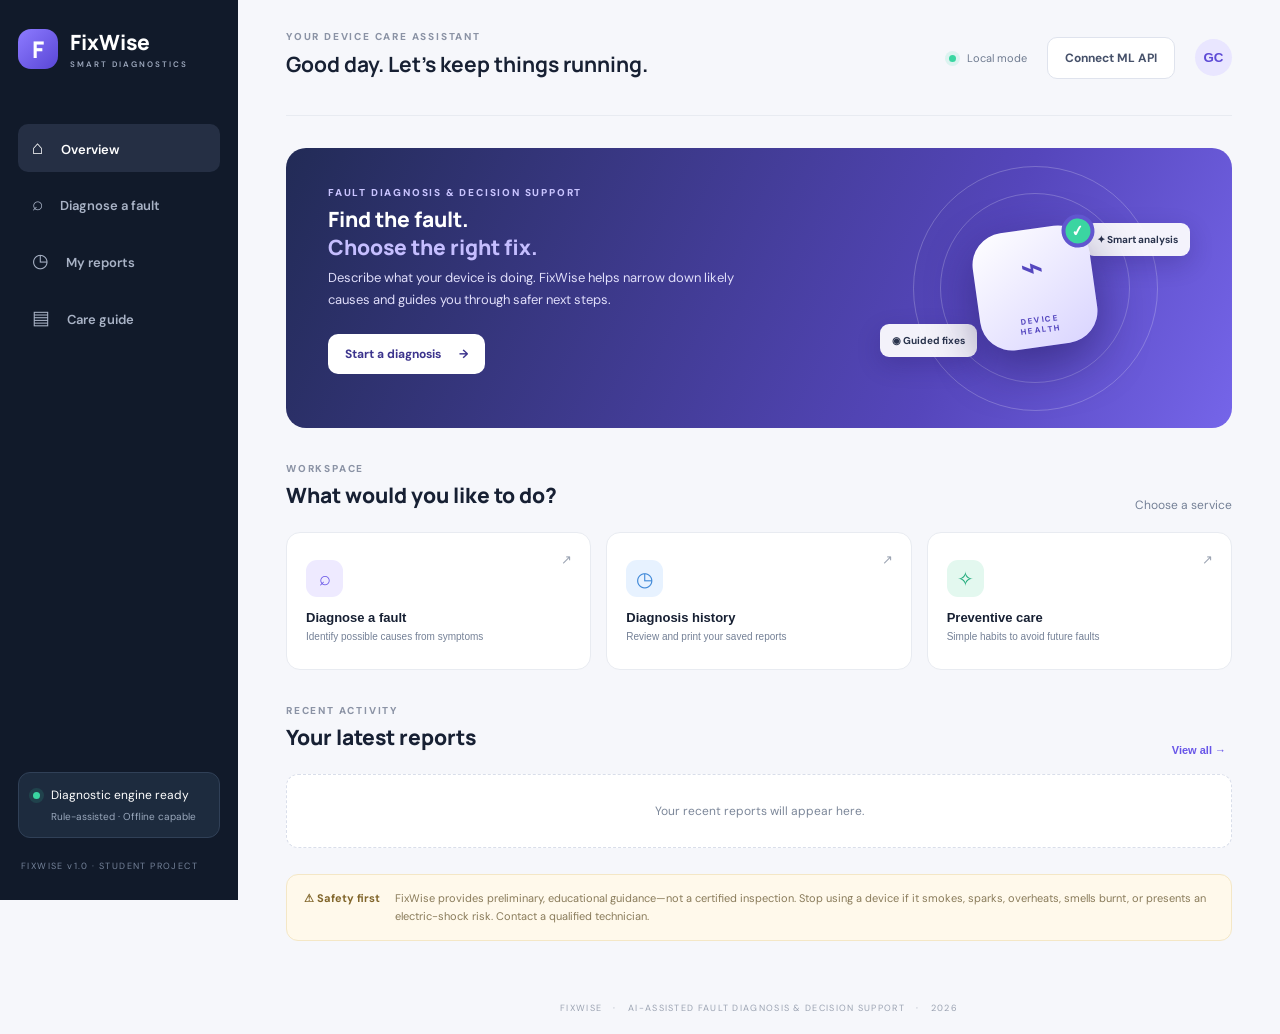
<file: FixWise/index.html>
<!doctype html>
<html lang="en"><head><meta charset="utf-8"><meta name="viewport" content="width=device-width,initial-scale=1,viewport-fit=cover"><meta name="theme-color" content="#101827"><meta name="description" content="FixWise — AI-assisted fault diagnosis and decision support for everyday devices."><title>FixWise · Smart fault diagnosis</title><link rel="manifest" href="manifest.webmanifest"><link rel="icon" href="icon.svg"><link rel="stylesheet" href="styles.css"></head>
<body><div class="app-shell"><aside class="sidebar"><a class="brand" href="#"><span class="brand-mark">F</span><span>FixWise<small>SMART DIAGNOSTICS</small></span></a><nav><button class="nav active" data-page="home">⌂ <span>Overview</span></button><button class="nav" data-page="diagnose">⌕ <span>Diagnose a fault</span></button><button class="nav" data-page="history">◷ <span>My reports</span></button><button class="nav" data-page="guide">▤ <span>Care guide</span></button></nav><div class="side-note"><span class="pulse"></span> Diagnostic engine ready<small>Rule-assisted · Offline capable</small></div><div class="sidebar-foot">FIXWISE v1.0 · STUDENT PROJECT</div></aside>
<main class="main"><header class="topbar"><div><div class="eyebrow">YOUR DEVICE CARE ASSISTANT</div><h1 id="pageTitle">Good day. Let's keep things running.</h1></div><div class="top-actions"><span class="status"><i></i> <span id="apiStatus">Local mode</span></span><button class="btn btn-outline" id="apiSettings" type="button">Connect ML API</button><button class="avatar" aria-label="Profile">GC</button></div></header>
<section id="home" class="page active"><div class="hero"><div><div class="eyebrow light">FAULT DIAGNOSIS & DECISION SUPPORT</div><h2>Find the fault.<br><em>Choose the right fix.</em></h2><p>Describe what your device is doing. FixWise helps narrow down likely causes and guides you through safer next steps.</p><button class="btn btn-white" data-go="diagnose">Start a diagnosis <b>→</b></button></div><div class="hero-art"><div class="orbit orbit1"></div><div class="orbit orbit2"></div><div class="device">⌁<small>DEVICE<br>HEALTH</small><strong>✓</strong></div><span class="float-tag tag-a">✦ Smart analysis</span><span class="float-tag tag-b">◉ Guided fixes</span></div></div>
<div class="section-head"><div><div class="eyebrow">WORKSPACE</div><h2>What would you like to do?</h2></div><span class="muted">Choose a service</span></div><div class="quick-grid"><button class="quick-card" data-go="diagnose"><span class="qicon purple">⌕</span><b>Diagnose a fault</b><small>Identify possible causes from symptoms</small><span class="arrow">↗</span></button><button class="quick-card" data-go="history"><span class="qicon blue">◷</span><b>Diagnosis history</b><small>Review and print your saved reports</small><span class="arrow">↗</span></button><button class="quick-card" data-go="guide"><span class="qicon green">✧</span><b>Preventive care</b><small>Simple habits to avoid future faults</small><span class="arrow">↗</span></button></div>
<div class="section-head"><div><div class="eyebrow">RECENT ACTIVITY</div><h2>Your latest reports</h2></div><button class="text-btn" data-go="history">View all →</button></div><div id="recentReports" class="report-list"></div>
<div class="disclaimer"><b>⚠ Safety first</b><span>FixWise provides preliminary, educational guidance—not a certified inspection. Stop using a device if it smokes, sparks, overheats, smells burnt, or presents an electric-shock risk. Contact a qualified technician.</span></div></section>
<section id="diagnose" class="page"><div class="stepbar"><span class="step active">01 <small>Device</small></span><i></i><span class="step active">02 <small>Symptoms</small></span><i></i><span class="step active">03 <small>Analysis</small></span></div><div class="form-layout"><div class="form-card"><div class="eyebrow">NEW DIAGNOSTIC</div><h2>Tell us what's wrong.</h2><p class="muted">Select a device and describe the symptoms you notice. More detail can improve the suggestions.</p><form id="diagnosisForm"><label>Device category</label><div class="device-grid" id="deviceGrid"><button type="button" class="device-option selected" data-device="Smartphone"><span>▣</span>Smartphone</button><button type="button" class="device-option" data-device="Laptop / PC"><span>▰</span>Laptop / PC</button><button type="button" class="device-option" data-device="Home appliance"><span>⌂</span>Home appliance</button><button type="button" class="device-option" data-device="Network / Wi-Fi"><span>⌁</span>Network / Wi-Fi</button><button type="button" class="device-option" data-device="Other device"><span>⚙</span>Other device</button></div><label for="deviceName">Device name / model <small>Optional</small></label><input id="deviceName" placeholder="e.g. Samsung Galaxy, Dell Inspiron…"><label for="symptoms">What symptoms are you experiencing? <small>Select all that apply</small></label><div id="symptomList" class="symptom-grid"></div><label for="details">Additional details</label><textarea id="details" rows="3" placeholder="When did it start? Any recent drops, updates, spills, or changes?"></textarea><div class="form-row"><div><label for="duration">When did it start?</label><select id="duration"><option>Today</option><option>In the last 2–3 days</option><option>About a week ago</option><option>More than a week ago</option><option>Intermittently</option></select></div><div><label for="severity">Impact on use</label><select id="severity"><option value="low">Minor inconvenience</option><option value="medium" selected>Partially usable</option><option value="high">Cannot use device</option></select></div></div><label class="checkline"><input type="checkbox" id="danger"> There is smoke, sparking, burning smell, liquid near electricity, or dangerous overheating.</label><button class="btn btn-primary full" type="submit">Analyse symptoms <b>→</b></button><p class="tiny muted center">Your report stays in this browser. No account or upload required.</p></form></div><aside class="tips-card"><div class="tip-icon">✦</div><h3>Better details = better guidance</h3><p>Choose every symptom you can observe. Avoid opening sealed devices or touching internal wiring.</p><div class="tip-line"><b>01</b><span>Note exactly what happens</span></div><div class="tip-line"><b>02</b><span>Think about recent changes</span></div><div class="tip-line"><b>03</b><span>Never ignore safety warnings</span></div></aside></div></section>
<section id="results" class="page"><div class="results-head"><div><div class="eyebrow">DIAGNOSTIC REPORT</div><h2>Here's what may be happening.</h2><p class="muted" id="resultSubtitle"></p></div><button class="btn btn-outline" id="printReport">⇩ Save / Print report</button></div><div id="safetyAlert"></div><div id="resultCards"></div><div class="results-actions"><button class="btn btn-outline" data-go="diagnose">← New diagnosis</button><button class="btn btn-primary" data-go="history">View report history →</button></div><p class="tiny muted">Suggestions use a prototype ML classifier when connected, otherwise local symptom rules. Model scores are not validated probabilities or a substitute for professional repair.</p></section>
<section id="history" class="page"><div class="section-head"><div><div class="eyebrow">YOUR WORKSPACE</div><h2>Diagnosis history</h2><p class="muted">Reports saved locally on this device.</p></div><button class="btn btn-primary" data-go="diagnose">＋ New diagnosis</button></div><div id="allReports" class="report-list"></div></section>
<section id="guide" class="page"><div class="eyebrow">DEVICE WELLNESS</div><h2>Small habits. Fewer faults.</h2><p class="muted">Practical care reminders for common devices.</p><div class="guide-grid"><article class="guide-card"><span>▣</span><h3>Smartphone care</h3><ul><li>Use a certified charger and undamaged cable.</li><li>Keep ports dry and free of dust.</li><li>Install security and system updates.</li><li>Avoid prolonged heat and direct sunlight.</li><li>Back up important data regularly.</li></ul></article><article class="guide-card"><span>▰</span><h3>Laptop & PC care</h3><ul><li>Keep vents clear; use on a hard surface.</li><li>Back up files and update software.</li><li>Use surge protection where appropriate.</li><li>Keep liquids away from electronics.</li><li>Shut down before connecting internal parts.</li></ul></article><article class="guide-card"><span>⌂</span><h3>Home appliances</h3><ul><li>Follow the manufacturer's load limits.</li><li>Keep appliances ventilated and clean.</li><li>Inspect plugs and cables for damage.</li><li>Unplug before external cleaning.</li><li>Use a qualified technician for repairs.</li></ul></article><article class="guide-card"><span>⌁</span><h3>Network & Wi-Fi</h3><ul><li>Place the router in an open central area.</li><li>Use a strong, unique Wi-Fi password.</li><li>Restart equipment only when appropriate.</li><li>Keep router firmware up to date.</li><li>Check provider outages before resetting.</li></ul></article></div><div class="disclaimer"><b>Remember</b><span>Do not open power supplies, batteries, microwave ovens, or other high-voltage components. Repairs involving mains electricity should be handled by qualified professionals.</span></div></section>
<footer>FIXWISE <span>·</span> AI-ASSISTED FAULT DIAGNOSIS & DECISION SUPPORT <span>·</span> 2026</footer></main></div><div id="toast" role="status"></div><script src="app.js"></script></body></html>
</file>
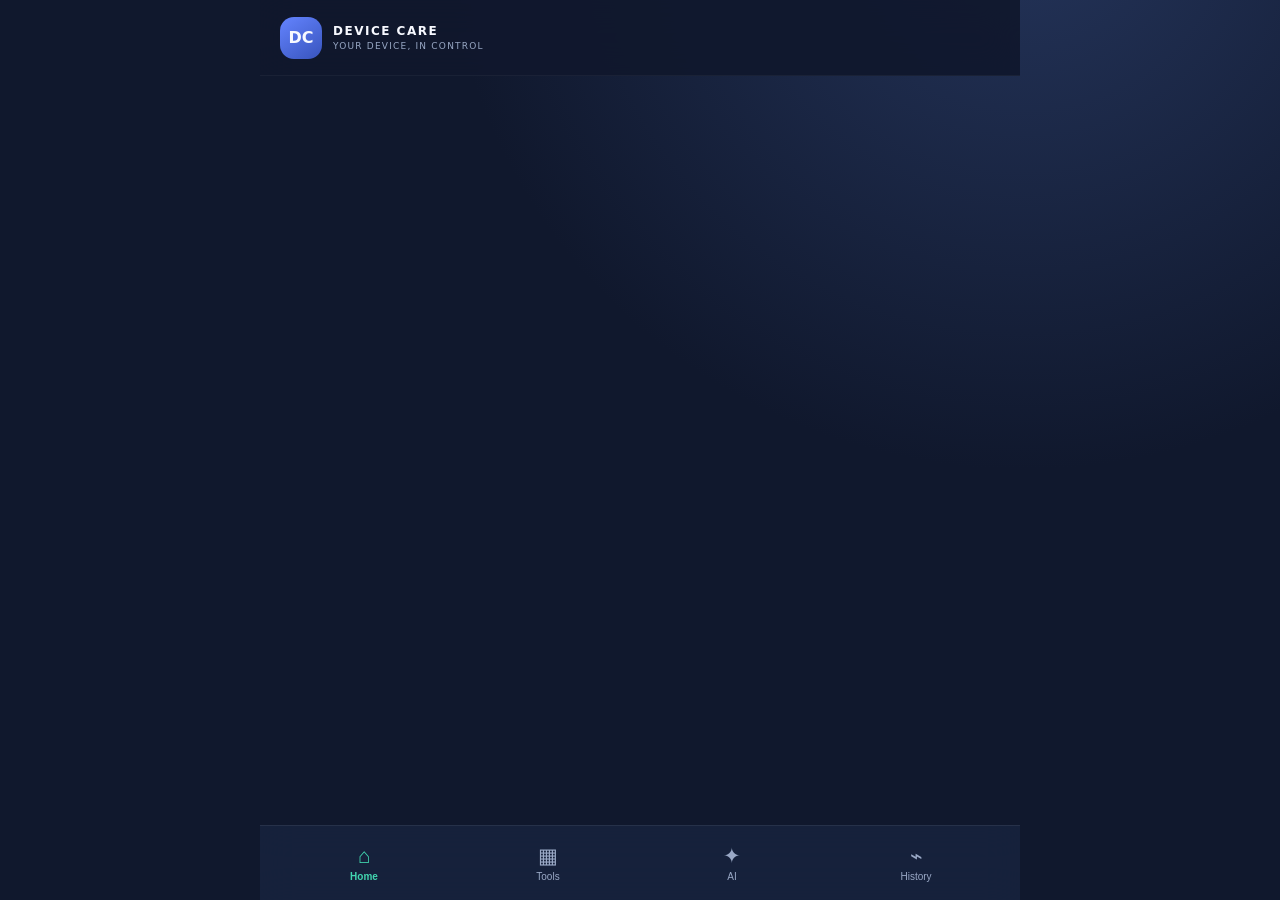
<file: Capstone/DeviceCare/web/index.html>
<!doctype html>
<html lang="en">
<head>
<meta charset="utf-8"><meta name="viewport" content="width=device-width,initial-scale=1,viewport-fit=cover">
<meta name="theme-color" content="#10182d"><meta name="description" content="Device Care — mobile device insights, storage analysis and battery monitoring.">
<link rel="manifest" href="./manifest.webmanifest"><link rel="icon" href="./icon.svg" type="image/svg+xml">
<link rel="apple-touch-icon" href="./icon.svg"><title>Device Care</title><link rel="stylesheet" href="./styles.css">
</head>
<body>
<div class="app-shell">
<header class="topbar"><a class="brand" href="#home" aria-label="Device Care home"><span class="brand-mark">DC</span><span><b>DEVICE CARE</b><small>YOUR DEVICE, IN CONTROL</small></span></a><button class="icon-btn" id="installBtn" hidden>＋ Install</button></header>
<main id="app" aria-live="polite"></main>
<nav class="bottom-nav" aria-label="Main navigation">
<button data-go="home" class="active"><span>⌂</span>Home</button><button data-go="tools"><span>▦</span>Tools</button><button data-go="insights"><span>✦</span>AI</button><button data-go="history"><span>⌁</span>History</button>
</nav>
</div>
<input id="filePicker" type="file" multiple hidden>
<script src="./app.js" defer></script>
</body></html>
</file>
<file: FixWise/styles.css>
@import url('https://fonts.googleapis.com/css2?family=DM+Sans:wght@400;500;600;700;800&family=Manrope:wght@400;500;600;700;800&display=swap');
:root{--ink:#172033;--muted:#748096;--line:#e8ebf1;--bg:#f6f7fb;--purple:#6855e8;--navy:#111b2c;--green:#1eaa7a}*{box-sizing:border-box}body{margin:0;background:var(--bg);color:var(--ink);font-family:'DM Sans',sans-serif}.app-shell{min-height:100vh}.sidebar{width:238px;background:#111a2a;color:#fff;position:fixed;inset:0 auto 0 0;padding:28px 18px;display:flex;flex-direction:column;z-index:5}.brand{display:flex;align-items:center;gap:12px;color:white;text-decoration:none;font:800 21px Manrope}.brand small{display:block;font:600 8px 'DM Sans';letter-spacing:2px;color:#9da8bd;margin-top:3px}.brand-mark{width:40px;height:40px;background:linear-gradient(135deg,#8d7bff,#5946d6);border-radius:13px;display:grid;place-items:center;font-size:23px}.sidebar nav{margin-top:55px;display:grid;gap:8px}.nav{border:0;background:transparent;color:#a9b3c6;text-align:left;padding:13px 14px;border-radius:10px;font-size:19px;cursor:pointer}.nav span{font:600 13px 'DM Sans';margin-left:12px}.nav.active,.nav:hover{background:#252f44;color:#fff}.side-note{margin-top:auto;background:#1d2b3e;border:1px solid #304057;border-radius:12px;padding:14px;font-size:12px}.side-note small{display:block;color:#9aa8bc;margin:7px 0 0 18px}.pulse,.status i{display:inline-block;width:7px;height:7px;border-radius:50%;background:#39d6a1;margin-right:8px;box-shadow:0 0 0 4px #39d6a122}.sidebar-foot{font-size:9px;letter-spacing:1.4px;color:#75839a;margin:22px 3px 0}.main{margin-left:238px;padding:0 48px;max-width:1600px}.topbar{height:116px;display:flex;justify-content:space-between;align-items:center;border-bottom:1px solid var(--line);margin-bottom:32px}.eyebrow{font-size:10px;font-weight:800;letter-spacing:1.8px;color:#8b93a5}.topbar h1{font:700 21px Manrope;margin:7px 0}.top-actions{display:flex;align-items:center;gap:20px}.status{font-size:11px;color:#6f7b90}.avatar{border:0;border-radius:50%;width:37px;height:37px;background:#e9e6ff;color:#5d4ad6;font-weight:800}.page{display:none;animation:fade .25s}.page.active{display:block}@keyframes fade{from{opacity:.3;transform:translateY(5px)}to{opacity:1;transform:none}}.hero{background:linear-gradient(115deg,#222b56,#5546bb 70%,#7565e9);border-radius:20px;color:white;padding:38px 42px;display:flex;justify-content:space-between;min-height:280px;overflow:hidden;position:relative}.eyebrow.light{color:#c9c4ff}.hero h2{font:800 34px/1.17 Manrope;margin:15px 0}.hero h2 em{font-style:normal;color:#c5beff}.hero p{font-size:13px;line-height:1.7;color:#e0defa;max-width:440px;margin:0 0 23px}.btn{border:0;border-radius:10px;padding:12px 17px;font:700 12px 'DM Sans';cursor:pointer;transition:.2s}.btn:hover{transform:translateY(-1px);filter:brightness(1.04)}.btn b{margin-left:15px}.btn-white{background:white;color:#3c348d}.btn-primary{background:var(--purple);color:white}.btn-outline{background:white;border:1px solid #dfe3ed;color:#46516a}.hero-art{width:310px;position:relative;display:grid;place-items:center}.orbit{position:absolute;border:1px solid #ffffff38;border-radius:50%;width:245px;height:245px}.orbit2{width:190px;height:190px}.device{width:118px;height:118px;border-radius:32px;background:linear-gradient(145deg,#fff,#d9d4ff);color:#5547bf;display:grid;place-items:center;font-size:39px;box-shadow:0 18px 50px #17104c77;z-index:1;transform:rotate(-8deg)}.device small{font-size:8px;letter-spacing:1.5px;text-align:center;font-weight:800}.device strong{position:absolute;right:-8px;top:-8px;background:#3bd5a1;color:#fff;border:4px solid #6156cf;border-radius:50%;font-size:15px;width:33px;height:33px;display:grid;place-items:center}.float-tag{position:absolute;background:#ffffffed;color:#29334c;border-radius:9px;padding:10px 12px;font-size:10px;font-weight:700;box-shadow:0 8px 25px #17104c33}.tag-a{top:37px;right:0}.tag-b{bottom:33px;left:0}.section-head{display:flex;align-items:end;justify-content:space-between;margin:34px 0 17px}.section-head h2,.page h2{font:800 21px Manrope;margin:6px 0}.muted{color:var(--muted);font-size:12px;line-height:1.6}.quick-grid{display:grid;grid-template-columns:repeat(3,1fr);gap:15px}.quick-card{position:relative;text-align:left;background:white;border:1px solid var(--line);border-radius:14px;padding:19px;cursor:pointer;min-height:138px;color:var(--ink)}.quick-card:hover{border-color:#b9b0ff;box-shadow:0 8px 25px #29345a0c}.qicon{width:37px;height:37px;border-radius:11px;display:grid;place-items:center;font-size:20px;margin-bottom:13px}.purple{background:#eeeaff;color:#6957e7}.blue{background:#e7f2ff;color:#4089d8}.green{background:#e3f8ef;color:#1eaa7a}.quick-card b,.quick-card small{display:block}.quick-card b{font-size:13px}.quick-card small{color:var(--muted);font-size:10px;margin-top:6px}.arrow{position:absolute;right:18px;top:19px;color:#9ba3b2}.text-btn{border:0;background:none;color:var(--purple);font-weight:700;font-size:11px;cursor:pointer}.report-list{display:grid;gap:9px}.report-row{display:flex;align-items:center;gap:13px;background:white;border:1px solid var(--line);border-radius:12px;padding:13px 16px}.report-symbol{width:38px;height:38px;border-radius:11px;background:#f0edff;color:#6554df;display:grid;place-items:center}.report-info{flex:1}.report-info b{font-size:12px;display:block}.report-info small{font-size:10px;color:var(--muted)}.report-row button{border:0;background:#f4f2ff;color:#5d4bd8;border-radius:8px;padding:8px 10px;font-size:10px;cursor:pointer}.disclaimer{display:flex;gap:15px;background:#fff9eb;border:1px solid #f4e7c6;color:#80652a;border-radius:12px;padding:15px 17px;margin:26px 0;font-size:11px;line-height:1.6}.disclaimer b{white-space:nowrap}.disclaimer span{color:#897b5a}.stepbar{display:flex;align-items:center;gap:13px;margin:0 auto 24px;max-width:600px}.step{font-size:10px;color:var(--purple);font-weight:800}.step small{display:block;color:#7d879a;font-size:9px;font-weight:500;margin-top:3px}.stepbar i{height:1px;background:#dcd8fa;flex:1}.form-layout{display:grid;grid-template-columns:minmax(0,1fr) 260px;gap:20px;align-items:start}.form-card,.tips-card{background:#fff;border:1px solid var(--line);border-radius:16px;padding:26px}.form-card h2{margin:8px 0}.form-card>p{margin:0 0 23px}.form-card label{display:block;font-size:11px;font-weight:700;margin:18px 0 9px}.form-card label small{font-weight:400;color:#929bad;margin-left:5px}.device-grid{display:grid;grid-template-columns:repeat(3,1fr);gap:8px}.device-option{border:1px solid var(--line);background:white;border-radius:9px;padding:11px 8px;font-size:10px;color:#5c667a;cursor:pointer}.device-option span{display:block;font-size:20px;margin-bottom:5px}.device-option.selected{border-color:#8172ed;background:#f5f3ff;color:#5e4bd8;font-weight:700}input:not([type=checkbox]),select,textarea{width:100%;border:1px solid #e1e5ed;border-radius:8px;padding:11px 12px;font:12px 'DM Sans';color:var(--ink);outline:none;background:#fff}input:focus,select:focus,textarea:focus{border-color:#8a7bf0;box-shadow:0 0 0 3px #8172ed18}.symptom-grid{display:grid;grid-template-columns:repeat(2,1fr);gap:8px}.symptom{border:1px solid #e5e8ef;border-radius:8px;padding:10px;font-size:10px;cursor:pointer;color:#687388}.symptom input{accent-color:var(--purple);margin-right:7px}.form-row{display:grid;grid-template-columns:1fr 1fr;gap:12px}.checkline{display:flex!important;align-items:center;gap:8px;background:#fff7f2;padding:11px;border-radius:8px;color:#995b37}.checkline input{accent-color:#dc7542}.full{width:100%;margin-top:18px}.tiny{font-size:9px}.center{text-align:center}.tips-card{background:#f0efff;border:0;padding:22px}.tip-icon{font-size:26px;color:#6653e3}.tips-card h3{font:800 16px Manrope}.tips-card p{font-size:11px;color:#74718e;line-height:1.7}.tip-line{display:flex;gap:12px;align-items:center;border-top:1px solid #dedbf9;padding:13px 0;font-size:10px}.tip-line b{color:#7667e7}.results-head{display:flex;justify-content:space-between;align-items:center;margin-bottom:22px}.results-head h2{margin:7px 0}.alert-danger{background:#fff0ed;border:1px solid #ffc8bc;color:#9d392c;padding:17px;border-radius:12px;margin-bottom:15px;font-size:12px;line-height:1.6}.result-card{background:#fff;border:1px solid var(--line);border-radius:14px;padding:20px;margin-bottom:13px}.result-top{display:flex;justify-content:space-between;gap:10px;align-items:start}.result-card h3{font:800 15px Manrope;margin:4px 0 8px}.confidence{font-size:10px;background:#eeeaff;color:#6554db;padding:7px 9px;border-radius:20px;white-space:nowrap}.cause-desc{font-size:11px;color:#687388;line-height:1.6}.result-card h4{font-size:11px;margin:17px 0 8px}.result-card ol{padding-left:18px;margin:0;color:#59657a;font-size:11px;line-height:1.9}.professional{font-size:10px;color:#9a6031;background:#fff8ed;padding:10px;border-radius:8px;margin-top:13px}.results-actions{display:flex;gap:10px;margin:20px 0}.guide-grid{display:grid;grid-template-columns:repeat(2,1fr);gap:14px;margin-top:22px}.guide-card{background:#fff;border:1px solid var(--line);border-radius:14px;padding:21px}.guide-card>span{font-size:25px;color:#6b59e6}.guide-card h3{font:800 15px Manrope}.guide-card ul{padding-left:17px;color:#687388;font-size:11px;line-height:2}.empty{background:#fff;border:1px dashed #d9deea;padding:28px;border-radius:12px;text-align:center;color:#7c8799;font-size:12px}footer{text-align:center;color:#9ba3b2;font-size:9px;letter-spacing:1.3px;padding:35px 0 20px}footer span{margin:0 8px}#toast{position:fixed;bottom:22px;left:50%;transform:translate(-50%,20px);background:#172033;color:#fff;border-radius:9px;padding:11px 17px;font-size:11px;opacity:0;transition:.2s;z-index:20;pointer-events:none}#toast.show{opacity:1;transform:translate(-50%,0)}
@media(max-width:900px){.sidebar{width:68px;padding:20px 9px}.brand{justify-content:center}.brand>span:last-child,.nav span,.side-note,.sidebar-foot{display:none}.sidebar nav{margin-top:40px}.nav{text-align:center;padding:13px 5px}.nav span{display:none}.main{margin-left:68px;padding:0 24px}.hero-art{width:230px}.form-layout{grid-template-columns:1fr}.tips-card{display:none}}
@media(max-width:600px){.sidebar{inset:auto 0 0;width:auto;height:65px;padding:5px 8px;flex-direction:row;justify-content:center}.brand{display:none}.sidebar nav{margin:0;display:flex;width:100%;justify-content:space-around;gap:2px}.nav{font-size:18px;padding:8px 13px}.nav span{display:none}.main{margin:0;padding:0 15px 80px}.topbar{height:83px;margin-bottom:17px}.topbar h1{font-size:16px}.status{display:none}.hero{padding:25px 22px;min-height:250px}.hero h2{font-size:27px}.hero p{font-size:11px;max-width:100%}.hero-art{display:none}.quick-grid{grid-template-columns:1fr}.quick-card{min-height:110px}.quick-card .qicon{float:left;margin-right:12px}.section-head{margin-top:26px}.form-card{padding:18px}.device-grid{grid-template-columns:repeat(2,1fr)}.symptom-grid{grid-template-columns:1fr}.form-row{grid-template-columns:1fr}.results-head{display:block}.results-head .btn{margin-top:12px}.guide-grid{grid-template-columns:1fr}.report-row{padding:10px}.report-row button{font-size:9px}.disclaimer{display:block}.disclaimer b{display:block;margin-bottom:5px}.stepbar{gap:7px}.step{font-size:9px}}
@media print{.sidebar,.topbar,.results-actions,.results-head button,footer{display:none!important}.main{margin:0;padding:0}.page{display:none!important}#results{display:block!important}.result-card{break-inside:avoid}.app-shell{display:block}.disclaimer{print-color-adjust:exact}}
</file>
<file: Capstone/DeviceCare/web/styles.css>
:root{color-scheme:dark;--bg:#10182d;--panel:#1a2743;--panel2:#202f50;--blue:#6484ff;--mint:#42d6b0;--muted:#9aa9c6;--line:#2d3b5a;--white:#f7f9ff;--red:#ff8585;--amber:#ffc477}*{box-sizing:border-box}body{margin:0;background:radial-gradient(ellipse at 80% -10%,#24345a 0,transparent 40%),var(--bg);color:var(--white);font-family:Inter,ui-sans-serif,system-ui,-apple-system,"Segoe UI",sans-serif}.app-shell{max-width:760px;min-height:100dvh;margin:auto;padding-bottom:86px}.topbar{height:76px;padding:12px 20px;display:flex;align-items:center;justify-content:space-between;position:sticky;top:0;z-index:5;background:#10182deF;backdrop-filter:blur(18px);border-bottom:1px solid #ffffff0b}.brand{display:flex;align-items:center;gap:11px;color:inherit;text-decoration:none}.brand-mark{display:grid;place-items:center;width:42px;height:42px;border-radius:14px;background:linear-gradient(145deg,#6484ff,#3854bd);font-weight:900}.brand b{display:block;font-size:12px;letter-spacing:1.5px}.brand small{display:block;color:var(--muted);font-size:9px;letter-spacing:1.2px;margin-top:3px}.icon-btn,.btn{border:0;border-radius:13px;background:var(--blue);color:white;padding:12px 15px;font-weight:750;cursor:pointer}.icon-btn{padding:9px 13px}.icon-btn[hidden]{display:none}main{padding:22px 18px 26px}.eyebrow{color:var(--mint);font-size:10px;font-weight:850;letter-spacing:1.8px;margin:0 0 8px}.page-title{font-size:27px;line-height:1.14;margin:0 0 8px;letter-spacing:-.7px}.sub{color:var(--muted);font-size:12px;line-height:1.6;margin:0 0 20px}.panel{background:linear-gradient(145deg,#1d2b49,#192540);border:1px solid #ffffff0c;border-radius:21px;padding:17px;margin:12px 0;box-shadow:0 12px 32px #050a1820}.panel h3{font-size:14px;margin:0 0 8px}.muted{color:var(--muted)}.tiny{font-size:11px;line-height:1.55;color:var(--muted)}.hero{display:flex;align-items:center;justify-content:space-between;gap:16px}.hero h2{font-size:22px;margin:0 0 5px}.status{font-size:11px;color:var(--muted)}.ring{width:104px;height:104px;border-radius:50%;display:grid;place-items:center;background:conic-gradient(var(--mint) var(--p,75%),#ffffff16 0);position:relative;flex:none}.ring:before{content:"";position:absolute;inset:9px;border-radius:50%;background:#1b2946}.ring strong{z-index:1;font-size:24px}.grid2{display:grid;grid-template-columns:repeat(2,minmax(0,1fr));gap:11px}.metric{padding:15px;background:var(--panel);border:1px solid #ffffff0a;border-radius:18px;min-width:0;cursor:pointer}.metric .ico{font-size:20px;color:var(--mint)}.metric strong{display:block;font-size:24px;margin:7px 0 2px}.metric b{font-size:12px}.metric small{display:block;color:var(--muted);font-size:10px;line-height:1.45;margin-top:5px}.section-head{display:flex;align-items:center;justify-content:space-between;margin:22px 0 9px}.section-head b{font-size:11px;letter-spacing:1.2px;color:var(--muted)}.tile{width:100%;display:flex;align-items:center;gap:13px;padding:14px;margin:9px 0;border:1px solid #ffffff0b;border-radius:17px;background:var(--panel);color:inherit;text-align:left;cursor:pointer}.tile .tile-ico{width:40px;height:40px;display:grid;place-items:center;border-radius:13px;background:#6484ff20;color:var(--mint);font-size:20px;flex:none}.tile span:nth-child(2){flex:1;min-width:0}.tile b{font-size:13px;display:block}.tile small{display:block;color:var(--muted);font-size:10px;line-height:1.45;margin-top:4px}.arrow{color:var(--mint);font-size:22px}.bottom-nav{position:fixed;z-index:8;bottom:0;left:50%;transform:translateX(-50%);width:min(100%,760px);height:75px;padding:8px 12px calc(8px + env(safe-area-inset-bottom));display:grid;grid-template-columns:repeat(4,1fr);background:#17233def;border-top:1px solid #ffffff12;backdrop-filter:blur(18px)}.bottom-nav button{background:none;border:0;color:var(--muted);font-size:10px;display:flex;flex-direction:column;align-items:center;justify-content:center;gap:3px;cursor:pointer}.bottom-nav button span{font-size:21px}.bottom-nav button.active{color:var(--mint);font-weight:800}.row{display:flex;justify-content:space-between;align-items:center;gap:12px}.row strong{font-size:13px}.value{font-size:14px;font-weight:800;color:var(--mint);text-align:right}.bar{height:8px;background:#ffffff16;border-radius:99px;overflow:hidden;margin:10px 0}.bar i{display:block;height:100%;width:var(--w,0%);background:linear-gradient(90deg,var(--blue),var(--mint));border-radius:99px}.info{padding:13px 0;border-bottom:1px solid var(--line)}.info:last-child{border:0}.info .row{margin-bottom:4px}.info p{margin:0;color:var(--muted);font-size:10px;line-height:1.5}.btn{margin:6px 6px 4px 0}.btn.secondary{background:#ffffff13;color:var(--white);border:1px solid #ffffff18}.chart{width:100%;height:116px;display:block}.pill{display:inline-block;border-radius:99px;background:#42d6b01a;color:var(--mint);padding:6px 9px;font-size:10px;font-weight:800}.notice{padding:12px 13px;background:#ffc47712;border:1px solid #ffc47733;border-radius:13px;color:#f6d6a8;font-size:10px;line-height:1.55;margin:12px 0}.success{color:var(--mint)}.file-label{display:inline-block;background:#6484ff;color:white;border-radius:12px;padding:11px 13px;font-size:12px;font-weight:800;cursor:pointer}.list{padding-left:18px;color:var(--muted);font-size:12px;line-height:1.8}.big-value{font-size:30px;font-weight:850;letter-spacing:-1px}.install-banner{background:#6484ff18;border:1px solid #6484ff55;padding:14px;border-radius:16px;font-size:12px;line-height:1.5;margin:14px 0}@media(min-width:600px){main{padding:30px 28px}.page-title{font-size:32px}.metric{padding:20px}.grid2{gap:14px}}
</file>
